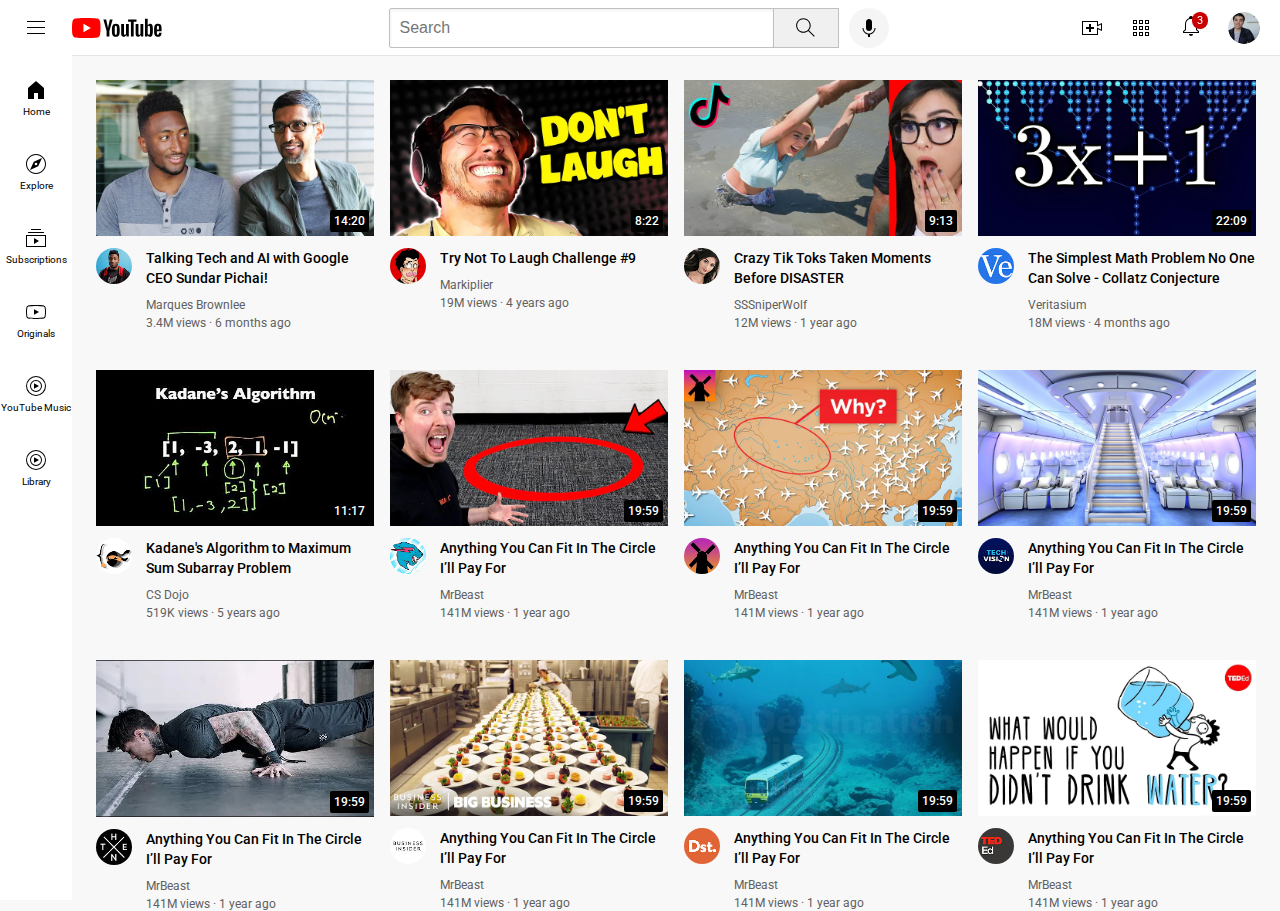
<file: index.html>
<!DOCTYPE html>
<html>
  <head>
    <meta charset="utf-8">
    <title>YouTube.com Clone</title>

    <link rel="preconnect" href="https://fonts.googleapis.com">
    <link rel="preconnect" href="https://fonts.gstatic.com" crossorigin="">
    <link href="https://fonts.googleapis.com/css2?family=Roboto:wght@400;500;700&amp;display=swap" rel="stylesheet">

    <link rel="stylesheet" href="styles/general.css">
    <link rel="stylesheet" href="styles/header.css">
    <link rel="stylesheet" href="styles/video.css">
    <link rel="stylesheet" href="styles/sidebar.css">
  </head>
  <body>
    <header class="header">
      <div class="left-section">
        <img class="hamburger-menu" src="./icons/icon-1.svg">
        <img class="youtube-logo" src="./icons/youtube-logo.svg">
      </div>
      <div class="middle-section">
        <input class="search-bar" type="text" placeholder="Search">
        <button class="search-button">
          <img class="search-icon" src="./icons/icon-2.svg">
          <div class="tooltip">Search</div>
        </button>
        <!-- Put position absolute inside position relative -->
        <button class="voice-search-button">
          <img class="voice-search-icon" src="./icons/icon-3.svg">
          <div class="tooltip">Search with your voice</div>
        </button>
      </div>
      <div class="right-section">
        <div class="upload-icon-container">
          <img class="upload-icon" src="./icons/icon-4.svg">
          <div class="tooltip">Create</div>
        </div>
        <img class="youtube-apps-icon" src="./icons/icon-5.svg">
        <div class="notifications-icon-container">
          <img class="notifications-icon" src="./icons/icon-6.svg">
          <div class="notifications-count">3</div>
        </div>
        <img class="current-user-picture" src="./profile-pictures/my-channel.jpeg">
      </div>
    </header>

    <nav class="sidebar">
      <div class="sidebar-link">
        <img src="./sidebar-icons/home.svg">
        <div>Home</div>
      </div>
      <div class="sidebar-link">
        <img src="./sidebar-icons/explore.svg">
        <div>Explore</div>
      </div>
      <div class="sidebar-link">
        <img src="./sidebar-icons/subscriptions.svg">
        <div>Subscriptions</div>
      </div>
      <div class="sidebar-link">
        <img src="./sidebar-icons/originals.svg">
        <div>Originals</div>
      </div>
      <div class="sidebar-link">
        <img src="./sidebar-icons/youtube-music.svg">
        <div>YouTube Music</div>
      </div>
      <div class="sidebar-link">
        <img src="./sidebar-icons/youtube-music.svg">
        <div>Library</div>
      </div>
    </nav>

    <main>
      <section class="video-grid">
        <div class="video-preview">
          <div class="thumbnail-row">
            <a href="https://www.youtube.com/watch?v=n2RNcPRtAiY">
            <img class="thumbnail" src="./thumbnails/thumbnail-1.webp">
          </a>
            <div class="video-time">14:20</div>
          </div>
          <div class="video-info-grid">
            <div class="channel-picture">
                <img class="profile-picture" src="./profile-pictures/channel-1.jpeg">
            </div>
            <div class="video-info">
              <p class="video-title">
                Talking Tech and AI with Google CEO Sundar Pichai!
              </p>
              <p class="video-author">
                Marques Brownlee
              </p>
              <p class="video-stats">
                3.4M views &#183; 6 months ago
              </p>
            </div>
          </div>
        </div>

        <div class="video-preview">
          <div class="thumbnail-row">
            <a href="https://www.youtube.com/watch?v=mP0RAo9SKZk" target="_blank" rel="noopener">
            <img class="thumbnail" src="./thumbnails/thumbnail-2.webp"></a>
            <div class="video-time">8:22</div>
          </div>
          <div class="video-info-grid">
            <div class="channel-picture">
              <img class="profile-picture" src="./profile-pictures/channel-2.jpeg">
            </div>
            <div class="video-info">
              <p class="video-title">
                Try Not To Laugh Challenge #9
              </p>
              <p class="video-author">
                Markiplier
              </p>
              <p class="video-stats">
                19M views &#183; 4 years ago
              </p>
            </div>
          </div>
        </div>

        <div class="video-preview">
          <div class="thumbnail-row">
            <a href="https://www.youtube.com/watch?v=FgjPQQeTh1w" target="_blank" rel="noopener">
            <img class="thumbnail" src="./thumbnails/thumbnail-3.webp"></a>
            <div class="video-time">9:13</div>
          </div>
          <div class="video-info-grid">
            <div class="channel-picture">
              <img class="profile-picture" src="./profile-pictures/channel-3.jpeg">
            </div>
            <div class="video-info">
              <p class="video-title">
                Crazy Tik Toks Taken Moments Before DISASTER
              </p>
              <p class="video-author">
                SSSniperWolf
              </p>
              <p class="video-stats">
                12M views &#183; 1 year ago
              </p>
            </div>
          </div>
        </div>

        <div class="video-preview">
          <div class="thumbnail-row">
            <a href="https://www.youtube.com/watch?v=094y1Z2wpJg" target="_blank" rel="noopener">
            <img class="thumbnail" src="./thumbnails/thumbnail-4.webp"></a>
            <div class="video-time">22:09</div>
          </div>
          <div class="video-info-grid">
            <div class="channel-picture">
              <img class="profile-picture" src="./profile-pictures/channel-4.jpeg">
            </div>
            <div class="video-info">
              <p class="video-title">
                The Simplest Math Problem No One Can Solve - Collatz Conjecture
              </p>
              <p class="video-author">
                Veritasium
              </p>
              <p class="video-stats">
                18M views &#183; 4 months ago
              </p>
            </div>
          </div>
        </div>

        <div class="video-preview">
          <div class="thumbnail-row">
            <a href="https://www.youtube.com/watch?v=86CQq3pKSUw" target="_blank" rel="noopener">
            <img class="thumbnail" src="./thumbnails/thumbnail-5.webp"></a>
            <div class="video-time">11:17</div>
          </div>
          <div class="video-info-grid">
            <div class="channel-picture">
              <img class="profile-picture" src="./profile-pictures/channel-5.jpeg">
            </div>
            <div class="video-info">
              <p class="video-title">
                Kadane's Algorithm to Maximum Sum Subarray Problem
              </p>
              <p class="video-author">
                CS Dojo
              </p>
              <p class="video-stats">
                519K views &#183; 5 years ago
              </p>
            </div>
          </div>
        </div>

        <div class="video-preview">
          <div class="thumbnail-row">
            <a href="https://www.youtube.com/watch?v=yXWw0_UfSFg" target="_blank" rel="noopener">
            <img class="thumbnail" src="./thumbnails/thumbnail-6.webp"></a>
            <div class="video-time">19:59</div>
          </div>
          <div class="video-info-grid">
            <div class="channel-picture">
              <img class="profile-picture" src="./profile-pictures/channel-6.jpeg">
            </div>
            <div class="video-info">
              <p class="video-title">
                Anything You Can Fit In The Circle I’ll Pay For
              </p>
              <p class="video-author">
                MrBeast
              </p>
              <p class="video-stats">
                141M views &#183; 1 year ago
              </p>
            </div>
          </div>
        </div>

        <div class="video-preview">
          <div class="thumbnail-row">
            <a href="https://www.youtube.com/watch?v=fNVa1qMbF9Y" target="_blank" rel="noopener">
            <img class="thumbnail" src="./thumbnails/thumbnail-7.webp"></a>
            <div class="video-time">19:59</div>
          </div>
          <div class="video-info-grid">
            <div class="channel-picture">
              <img class="profile-picture" src="./profile-pictures/channel-7.jpeg">
            </div>
            <div class="video-info">
              <p class="video-title">
                Anything You Can Fit In The Circle I’ll Pay For
              </p>
              <p class="video-author">
                MrBeast
              </p>
              <p class="video-stats">
                141M views &#183; 1 year ago
              </p>
            </div>
          </div>
        </div>

        <div class="video-preview">
          <div class="thumbnail-row">
            <a href="https://www.youtube.com/watch?v=lFm4EM1juls" target="_blank" rel="noopener">
            <img class="thumbnail" src="./thumbnails/thumbnail-8.webp"></a>
            <div class="video-time">19:59</div>
          </div>
          <div class="video-info-grid">
            <div class="channel-picture">
              <img class="profile-picture" src="./profile-pictures/channel-8.jpeg">
            </div>
            <div class="video-info">
              <p class="video-title">
                Anything You Can Fit In The Circle I’ll Pay For
              </p>
              <p class="video-author">
                MrBeast
              </p>
              <p class="video-stats">
                141M views &#183; 1 year ago
              </p>
            </div>
          </div>
        </div>

        <div class="video-preview">
          <div class="thumbnail-row">
            <a href="https://www.youtube.com/watch?v=ixmxOlcrlUc" target="_blank" rel="noopener">
            <img class="thumbnail" src="./thumbnails/thumbnail-9.webp"></a>
            <div class="video-time">19:59</div>
          </div>
          <div class="video-info-grid">
            <div class="channel-picture">
              <img class="profile-picture" src="./profile-pictures/channel-9.jpeg">
            </div>
            <div class="video-info">
              <p class="video-title">
                Anything You Can Fit In The Circle I’ll Pay For
              </p>
              <p class="video-author">
                MrBeast
              </p>
              <p class="video-stats">
                141M views &#183; 1 year ago
              </p>
            </div>
          </div>
        </div>

        <div class="video-preview">
          <div class="thumbnail-row">
            <a href="https://www.youtube.com/watch?v=R2vXbFp5C9o" target="_blank" rel="noopener">
            <img class="thumbnail" src="./thumbnails/thumbnail-10.webp"></a>
            <div class="video-time">19:59</div>
          </div>
          <div class="video-info-grid">
            <div class="channel-picture">
              <img class="profile-picture" src="./profile-pictures/channel-10.jpeg">
            </div>
            <div class="video-info">
              <p class="video-title">
                Anything You Can Fit In The Circle I’ll Pay For
              </p>
              <p class="video-author">
                MrBeast
              </p>
              <p class="video-stats">
                141M views &#183; 1 year ago
              </p>
            </div>
          </div>
        </div>

        <div class="video-preview">
          <div class="thumbnail-row">
            <a href="https://www.youtube.com/watch?v=0nZuYyXET3s" target="_blank" rel="noopener">
            <img class="thumbnail" src="./thumbnails/thumbnail-11.webp"></a>
            <div class="video-time">19:59</div>
          </div>
          <div class="video-info-grid">
            <div class="channel-picture">
              <img class="profile-picture" src="./profile-pictures/channel-11.jpeg">
            </div>
            <div class="video-info">
              <p class="video-title">
                Anything You Can Fit In The Circle I’ll Pay For
              </p>
              <p class="video-author">
                MrBeast
              </p>
              <p class="video-stats">
                141M views &#183; 1 year ago
              </p>
            </div>
          </div>
        </div>

        <div class="video-preview">
          <div class="thumbnail-row">
            <a href="https://www.youtube.com/watch?v=9iMGFqMmUFs" target="_blank" rel="noopener">
            <img class="thumbnail" src="./thumbnails/thumbnail-12.webp"></a>
            <div class="video-time">19:59</div>
          </div>
          <div class="video-info-grid">
            <div class="channel-picture">
              <img class="profile-picture" src="./profile-pictures/channel-12.jpeg">
            </div>
            <div class="video-info">
              <p class="video-title">
                Anything You Can Fit In The Circle I’ll Pay For
              </p>
              <p class="video-author">
                MrBeast
              </p>
              <p class="video-stats">
                141M views &#183; 1 year ago
              </p>
            </div>
          </div>
        </div>
      </section>
    </main>
  </body>
</html>
</file>
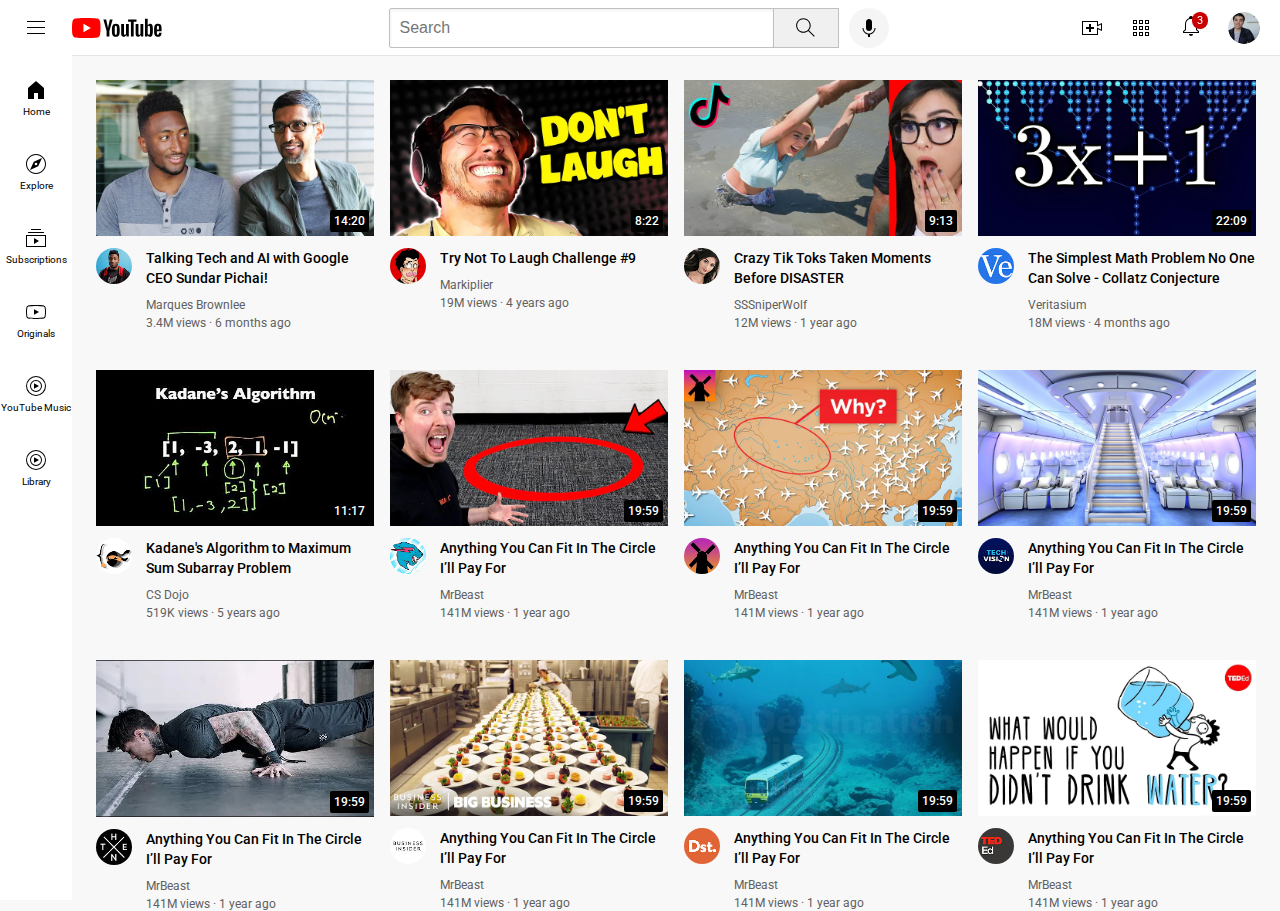
<file: youtube.html>
<!DOCTYPE html>
<html>
  <head>
    <meta charset="utf-8">
    <title>YouTube.com Clone</title>

    <link rel="preconnect" href="https://fonts.googleapis.com">
    <link rel="preconnect" href="https://fonts.gstatic.com" crossorigin="">
    <link href="https://fonts.googleapis.com/css2?family=Roboto:wght@400;500;700&amp;display=swap" rel="stylesheet">

    <link rel="stylesheet" href="styles/general.css">
    <link rel="stylesheet" href="styles/header.css">
    <link rel="stylesheet" href="styles/video.css">
    <link rel="stylesheet" href="styles/sidebar.css">
  </head>
  <body>
    <header class="header">
      <div class="left-section">
        <img class="hamburger-menu" src="./icons/icon-1.svg">
        <img class="youtube-logo" src="./icons/youtube-logo.svg">
      </div>
      <div class="middle-section">
        <input class="search-bar" type="text" placeholder="Search">
        <button class="search-button">
          <img class="search-icon" src="./icons/icon-2.svg">
          <div class="tooltip">Search</div>
        </button>
        <!-- Put position absolute inside position relative -->
        <button class="voice-search-button">
          <img class="voice-search-icon" src="./icons/icon-3.svg">
          <div class="tooltip">Search with your voice</div>
        </button>
      </div>
      <div class="right-section">
        <div class="upload-icon-container">
          <img class="upload-icon" src="./icons/icon-4.svg">
          <div class="tooltip">Create</div>
        </div>
        <img class="youtube-apps-icon" src="./icons/icon-5.svg">
        <div class="notifications-icon-container">
          <img class="notifications-icon" src="./icons/icon-6.svg">
          <div class="notifications-count">3</div>
        </div>
        <img class="current-user-picture" src="./profile-pictures/my-channel.jpeg">
      </div>
    </header>

    <nav class="sidebar">
      <div class="sidebar-link">
        <img src="./sidebar-icons/home.svg">
        <div>Home</div>
      </div>
      <div class="sidebar-link">
        <img src="./sidebar-icons/explore.svg">
        <div>Explore</div>
      </div>
      <div class="sidebar-link">
        <img src="./sidebar-icons/subscriptions.svg">
        <div>Subscriptions</div>
      </div>
      <div class="sidebar-link">
        <img src="./sidebar-icons/originals.svg">
        <div>Originals</div>
      </div>
      <div class="sidebar-link">
        <img src="./sidebar-icons/youtube-music.svg">
        <div>YouTube Music</div>
      </div>
      <div class="sidebar-link">
        <img src="./sidebar-icons/youtube-music.svg">
        <div>Library</div>
      </div>
    </nav>

    <main>
      <section class="video-grid">
        <div class="video-preview">
          <div class="thumbnail-row">
            <a href="https://www.youtube.com/watch?v=n2RNcPRtAiY">
            <img class="thumbnail" src="./thumbnails/thumbnail-1.webp">
          </a>
            <div class="video-time">14:20</div>
          </div>
          <div class="video-info-grid">
            <div class="channel-picture">
                <img class="profile-picture" src="./profile-pictures/channel-1.jpeg">
            </div>
            <div class="video-info">
              <p class="video-title">
                Talking Tech and AI with Google CEO Sundar Pichai!
              </p>
              <p class="video-author">
                Marques Brownlee
              </p>
              <p class="video-stats">
                3.4M views &#183; 6 months ago
              </p>
            </div>
          </div>
        </div>

        <div class="video-preview">
          <div class="thumbnail-row">
            <a href="https://www.youtube.com/watch?v=mP0RAo9SKZk" target="_blank" rel="noopener">
            <img class="thumbnail" src="./thumbnails/thumbnail-2.webp"></a>
            <div class="video-time">8:22</div>
          </div>
          <div class="video-info-grid">
            <div class="channel-picture">
              <img class="profile-picture" src="./profile-pictures/channel-2.jpeg">
            </div>
            <div class="video-info">
              <p class="video-title">
                Try Not To Laugh Challenge #9
              </p>
              <p class="video-author">
                Markiplier
              </p>
              <p class="video-stats">
                19M views &#183; 4 years ago
              </p>
            </div>
          </div>
        </div>

        <div class="video-preview">
          <div class="thumbnail-row">
            <a href="https://www.youtube.com/watch?v=FgjPQQeTh1w" target="_blank" rel="noopener">
            <img class="thumbnail" src="./thumbnails/thumbnail-3.webp"></a>
            <div class="video-time">9:13</div>
          </div>
          <div class="video-info-grid">
            <div class="channel-picture">
              <img class="profile-picture" src="./profile-pictures/channel-3.jpeg">
            </div>
            <div class="video-info">
              <p class="video-title">
                Crazy Tik Toks Taken Moments Before DISASTER
              </p>
              <p class="video-author">
                SSSniperWolf
              </p>
              <p class="video-stats">
                12M views &#183; 1 year ago
              </p>
            </div>
          </div>
        </div>

        <div class="video-preview">
          <div class="thumbnail-row">
            <a href="https://www.youtube.com/watch?v=094y1Z2wpJg" target="_blank" rel="noopener">
            <img class="thumbnail" src="./thumbnails/thumbnail-4.webp"></a>
            <div class="video-time">22:09</div>
          </div>
          <div class="video-info-grid">
            <div class="channel-picture">
              <img class="profile-picture" src="./profile-pictures/channel-4.jpeg">
            </div>
            <div class="video-info">
              <p class="video-title">
                The Simplest Math Problem No One Can Solve - Collatz Conjecture
              </p>
              <p class="video-author">
                Veritasium
              </p>
              <p class="video-stats">
                18M views &#183; 4 months ago
              </p>
            </div>
          </div>
        </div>

        <div class="video-preview">
          <div class="thumbnail-row">
            <a href="https://www.youtube.com/watch?v=86CQq3pKSUw" target="_blank" rel="noopener">
            <img class="thumbnail" src="./thumbnails/thumbnail-5.webp"></a>
            <div class="video-time">11:17</div>
          </div>
          <div class="video-info-grid">
            <div class="channel-picture">
              <img class="profile-picture" src="./profile-pictures/channel-5.jpeg">
            </div>
            <div class="video-info">
              <p class="video-title">
                Kadane's Algorithm to Maximum Sum Subarray Problem
              </p>
              <p class="video-author">
                CS Dojo
              </p>
              <p class="video-stats">
                519K views &#183; 5 years ago
              </p>
            </div>
          </div>
        </div>

        <div class="video-preview">
          <div class="thumbnail-row">
            <a href="https://www.youtube.com/watch?v=yXWw0_UfSFg" target="_blank" rel="noopener">
            <img class="thumbnail" src="./thumbnails/thumbnail-6.webp"></a>
            <div class="video-time">19:59</div>
          </div>
          <div class="video-info-grid">
            <div class="channel-picture">
              <img class="profile-picture" src="./profile-pictures/channel-6.jpeg">
            </div>
            <div class="video-info">
              <p class="video-title">
                Anything You Can Fit In The Circle I’ll Pay For
              </p>
              <p class="video-author">
                MrBeast
              </p>
              <p class="video-stats">
                141M views &#183; 1 year ago
              </p>
            </div>
          </div>
        </div>

        <div class="video-preview">
          <div class="thumbnail-row">
            <a href="https://www.youtube.com/watch?v=fNVa1qMbF9Y" target="_blank" rel="noopener">
            <img class="thumbnail" src="./thumbnails/thumbnail-7.webp"></a>
            <div class="video-time">19:59</div>
          </div>
          <div class="video-info-grid">
            <div class="channel-picture">
              <img class="profile-picture" src="./profile-pictures/channel-7.jpeg">
            </div>
            <div class="video-info">
              <p class="video-title">
                Anything You Can Fit In The Circle I’ll Pay For
              </p>
              <p class="video-author">
                MrBeast
              </p>
              <p class="video-stats">
                141M views &#183; 1 year ago
              </p>
            </div>
          </div>
        </div>

        <div class="video-preview">
          <div class="thumbnail-row">
            <a href="https://www.youtube.com/watch?v=lFm4EM1juls" target="_blank" rel="noopener">
            <img class="thumbnail" src="./thumbnails/thumbnail-8.webp"></a>
            <div class="video-time">19:59</div>
          </div>
          <div class="video-info-grid">
            <div class="channel-picture">
              <img class="profile-picture" src="./profile-pictures/channel-8.jpeg">
            </div>
            <div class="video-info">
              <p class="video-title">
                Anything You Can Fit In The Circle I’ll Pay For
              </p>
              <p class="video-author">
                MrBeast
              </p>
              <p class="video-stats">
                141M views &#183; 1 year ago
              </p>
            </div>
          </div>
        </div>

        <div class="video-preview">
          <div class="thumbnail-row">
            <a href="https://www.youtube.com/watch?v=ixmxOlcrlUc" target="_blank" rel="noopener">
            <img class="thumbnail" src="./thumbnails/thumbnail-9.webp"></a>
            <div class="video-time">19:59</div>
          </div>
          <div class="video-info-grid">
            <div class="channel-picture">
              <img class="profile-picture" src="./profile-pictures/channel-9.jpeg">
            </div>
            <div class="video-info">
              <p class="video-title">
                Anything You Can Fit In The Circle I’ll Pay For
              </p>
              <p class="video-author">
                MrBeast
              </p>
              <p class="video-stats">
                141M views &#183; 1 year ago
              </p>
            </div>
          </div>
        </div>

        <div class="video-preview">
          <div class="thumbnail-row">
            <a href="https://www.youtube.com/watch?v=R2vXbFp5C9o" target="_blank" rel="noopener">
            <img class="thumbnail" src="./thumbnails/thumbnail-10.webp"></a>
            <div class="video-time">19:59</div>
          </div>
          <div class="video-info-grid">
            <div class="channel-picture">
              <img class="profile-picture" src="./profile-pictures/channel-10.jpeg">
            </div>
            <div class="video-info">
              <p class="video-title">
                Anything You Can Fit In The Circle I’ll Pay For
              </p>
              <p class="video-author">
                MrBeast
              </p>
              <p class="video-stats">
                141M views &#183; 1 year ago
              </p>
            </div>
          </div>
        </div>

        <div class="video-preview">
          <div class="thumbnail-row">
            <a href="https://www.youtube.com/watch?v=0nZuYyXET3s" target="_blank" rel="noopener">
            <img class="thumbnail" src="./thumbnails/thumbnail-11.webp"></a>
            <div class="video-time">19:59</div>
          </div>
          <div class="video-info-grid">
            <div class="channel-picture">
              <img class="profile-picture" src="./profile-pictures/channel-11.jpeg">
            </div>
            <div class="video-info">
              <p class="video-title">
                Anything You Can Fit In The Circle I’ll Pay For
              </p>
              <p class="video-author">
                MrBeast
              </p>
              <p class="video-stats">
                141M views &#183; 1 year ago
              </p>
            </div>
          </div>
        </div>

        <div class="video-preview">
          <div class="thumbnail-row">
            <a href="https://www.youtube.com/watch?v=9iMGFqMmUFs" target="_blank" rel="noopener">
            <img class="thumbnail" src="./thumbnails/thumbnail-12.webp"></a>
            <div class="video-time">19:59</div>
          </div>
          <div class="video-info-grid">
            <div class="channel-picture">
              <img class="profile-picture" src="./profile-pictures/channel-12.jpeg">
            </div>
            <div class="video-info">
              <p class="video-title">
                Anything You Can Fit In The Circle I’ll Pay For
              </p>
              <p class="video-author">
                MrBeast
              </p>
              <p class="video-stats">
                141M views &#183; 1 year ago
              </p>
            </div>
          </div>
        </div>
      </section>
    </main>
  </body>
</html>
</file>
<file: styles/general.css>
p {
  margin-top: 0;
  margin-bottom: 0;
}

body {
  /* This style below will be inherited */
  font-family: Roboto, Arial;
  margin: 0;
  padding-top: 80px;
  padding-left: 96px;
  padding-right: 24px;
  background-color: rgb(248, 248, 248);
}
</file>
<file: styles/header.css>
.header {
  height: 55px;

  display: flex;
  flex-direction: row;
  justify-content: space-between;

  position: fixed;
  top: 0;
  left: 0;
  right: 0;
  z-index: 100;

  background-color: white;
  border-bottom-width: 1px;
  border-bottom-style: solid;
  border-bottom-color: rgb(228, 228, 228);
}

.left-section {
  display: flex;
  align-items: center;
}

.hamburger-menu {
  height: 24px;
  margin-left: 24px;
  margin-right: 24px;
}

.youtube-logo {
  height: 20px;
}

.middle-section {
  flex: 1;
  margin-left: 70px;
  margin-right: 35px;
  max-width: 500px;
  display: flex;
  align-items: center;
}

.search-bar {
  flex: 1;
  height: 36px;
  padding-left: 10px;
  font-size: 16px;
  border: 1px solid rgb(192, 192, 192);
  border-radius: 2px;
  box-shadow: inset 1px 2px 3px rgba(0, 0, 0, 0.05);
  width: 0;
}

.search-bar::placeholder {
  font-size: 16px;
}

.search-button {
  height: 40px;
  width: 66px;
  background-color: rgb(240, 240, 240);
  border-width: 1px;
  border-style: solid;
  border-color: rgb(192, 192, 192);
  margin-left: -1px;
  margin-right: 10px;
}

.search-button,
.voice-search-button,
.upload-icon-container {
  display: flex;
  justify-content: center;
  align-items: center;
  position: relative;
}

.search-button .tooltip,
.voice-search-button .tooltip,
.upload-icon-container .tooltip {
  position: absolute;
  background-color: gray;
  color: white;
  padding-top: 4px;
  padding-bottom: 4px;
  padding-left: 8px;
  padding-right: 8px;
  border-radius: 2px;
  font-size: 12px;
  bottom: -30px;
  opacity: 0;
  transition: opacity 0.15s;
  pointer-events: none;
  white-space: nowrap;
}

.search-button:hover .tooltip,
.voice-search-button:hover .tooltip,
.upload-icon-container:hover .tooltip {
  opacity: 1;
}

.search-icon {
  height: 25px;
}

.voice-search-button {
  height: 40px;
  width: 40px;
  border-radius: 20px;
  border: none;
  background-color: rgb(245, 245, 245);
}

.voice-search-icon {
  height: 24px;
}

.right-section {
  width: 180px;
  margin-right: 20px;
  display: flex;
  align-items: center;
  justify-content: space-between;
  flex-shrink: 0;
}

.upload-icon {
  height: 24px;
}

.youtube-apps-icon {
  height: 24px;
}

.notifications-icon {
  height: 24px;
}

.notifications-icon-container {
  position: relative;
}

.notifications-count {
  position: absolute;
  top: -2px;
  right: -5px;
  background-color: rgb(200, 0, 0);
  color: white;
  font-size: 11px;
  padding-left: 5px;
  padding-right: 5px;
  padding-top: 2px;
  padding-bottom: 2px;
  border-radius: 10px;
}

.current-user-picture {
  height: 32px;
  border-radius: 16px;
}
</file>
<file: styles/video.css>
.thumbnail {
  width: 100%;
}

.video-title {
  margin-top: 0;
  font-size: 14px;
  font-weight: 500;
  line-height: 20px;
  margin-bottom: 10px; 
}

.video-info-grid {
  display: grid;
  grid-template-columns: 50px 1fr;
}

.profile-picture {
  width: 36px;
  border-radius: 50px;
}

.thumbnail-row {
  margin-bottom: 8px;
  position: relative;
}

.video-author,
.video-stats {
  font-size: 12px;
  color: rgb(96, 96, 96);
}

.video-author {
  margin-bottom: 4px;
}

.video-grid {
  display: grid;
  grid-template-columns: 1fr 1fr 1fr;
  column-gap: 16px;
  row-gap: 40px;
}

@media (max-width: 750px) {
  .video-grid {
    grid-template-columns: 1fr 1fr;
  }
}

@media (min-width: 751px) and (max-width: 999px) {
  .video-grid {
    grid-template-columns: 1fr 1fr 1fr;
  }
}

@media (min-width: 1000px) {
  .video-grid {
    grid-template-columns: 1fr 1fr 1fr 1fr;
  }
}

.video-time {
  font-size: 12px;
  font-weight: 500;
  padding: 4px;
  border-radius: 2px;
  background-color: black;
  color: white;
  position: absolute;
  bottom: 8px;
  right: 5px;
}

.profile-picture-container {
  position: relative;
  display: inline-block;
}

.channel-tooltip {
  background-color: white;
  width: 200px;
  padding: 12px 12px;
  box-shadow: 2px 3px 10px rgba(0, 0, 0, 0.3);
  border-radius: 6px;
  position: absolute;
  top: 55px;
  z-index: 300;

  opacity: 0;
  pointer-events: none;

  display: flex;
  align-items: center;
  transition: opacity 0.15s;
}

.channel-picture:hover .channel-tooltip {
  opacity: 1;
}

.channel-tooltip-picture {
  width: 50px;
  height: 50px;
  border-radius: 50px;
  margin-right: 8px;
}

.channel-tooltip-name {
  font-family: Roboto, Arial;
  font-weight: bold;
  font-size: 16px;
  margin-bottom: 4px;
}

.channel-tooltip-stats {
  font-family: Roboto, Arial;
  color: rgb(96, 96, 96);
  font-size: 14px;
}
</file>
<file: styles/sidebar.css>
.sidebar {
  position: fixed;
  left: 0;
  bottom: 0;
  top: 55px;
  background-color: white;
  width: 72px;
  z-index: 200;
  padding-top: 5px;
}

.sidebar-link {
  height: 74px;
  display: flex;
  justify-content: center;
  align-items: center;
  flex-direction: column;
  cursor: pointer;
}

.sidebar-link:hover {
  background-color: rgb(235, 235, 235);
}

.sidebar-link img {
  height: 24px;
  margin-bottom: 4px;
}

.sidebar-link div {
  font-size: 10px;
}
</file>
